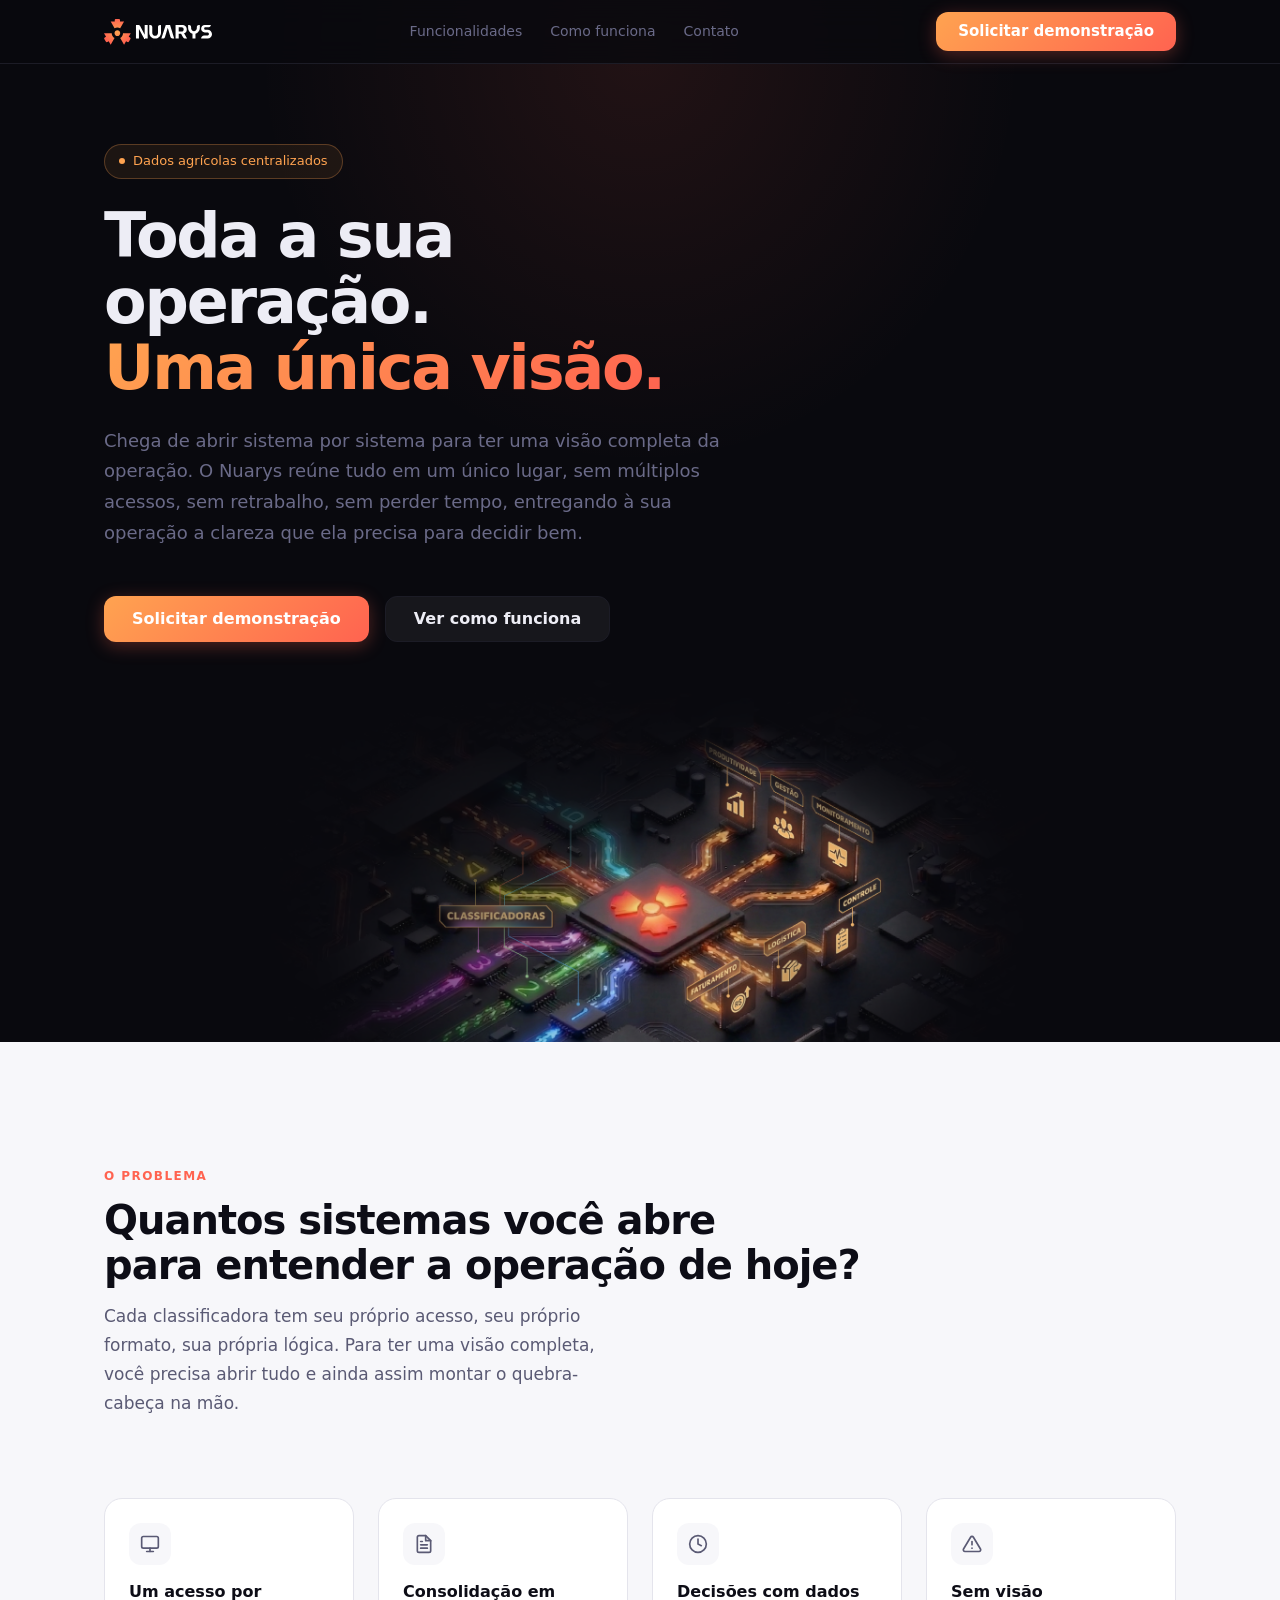
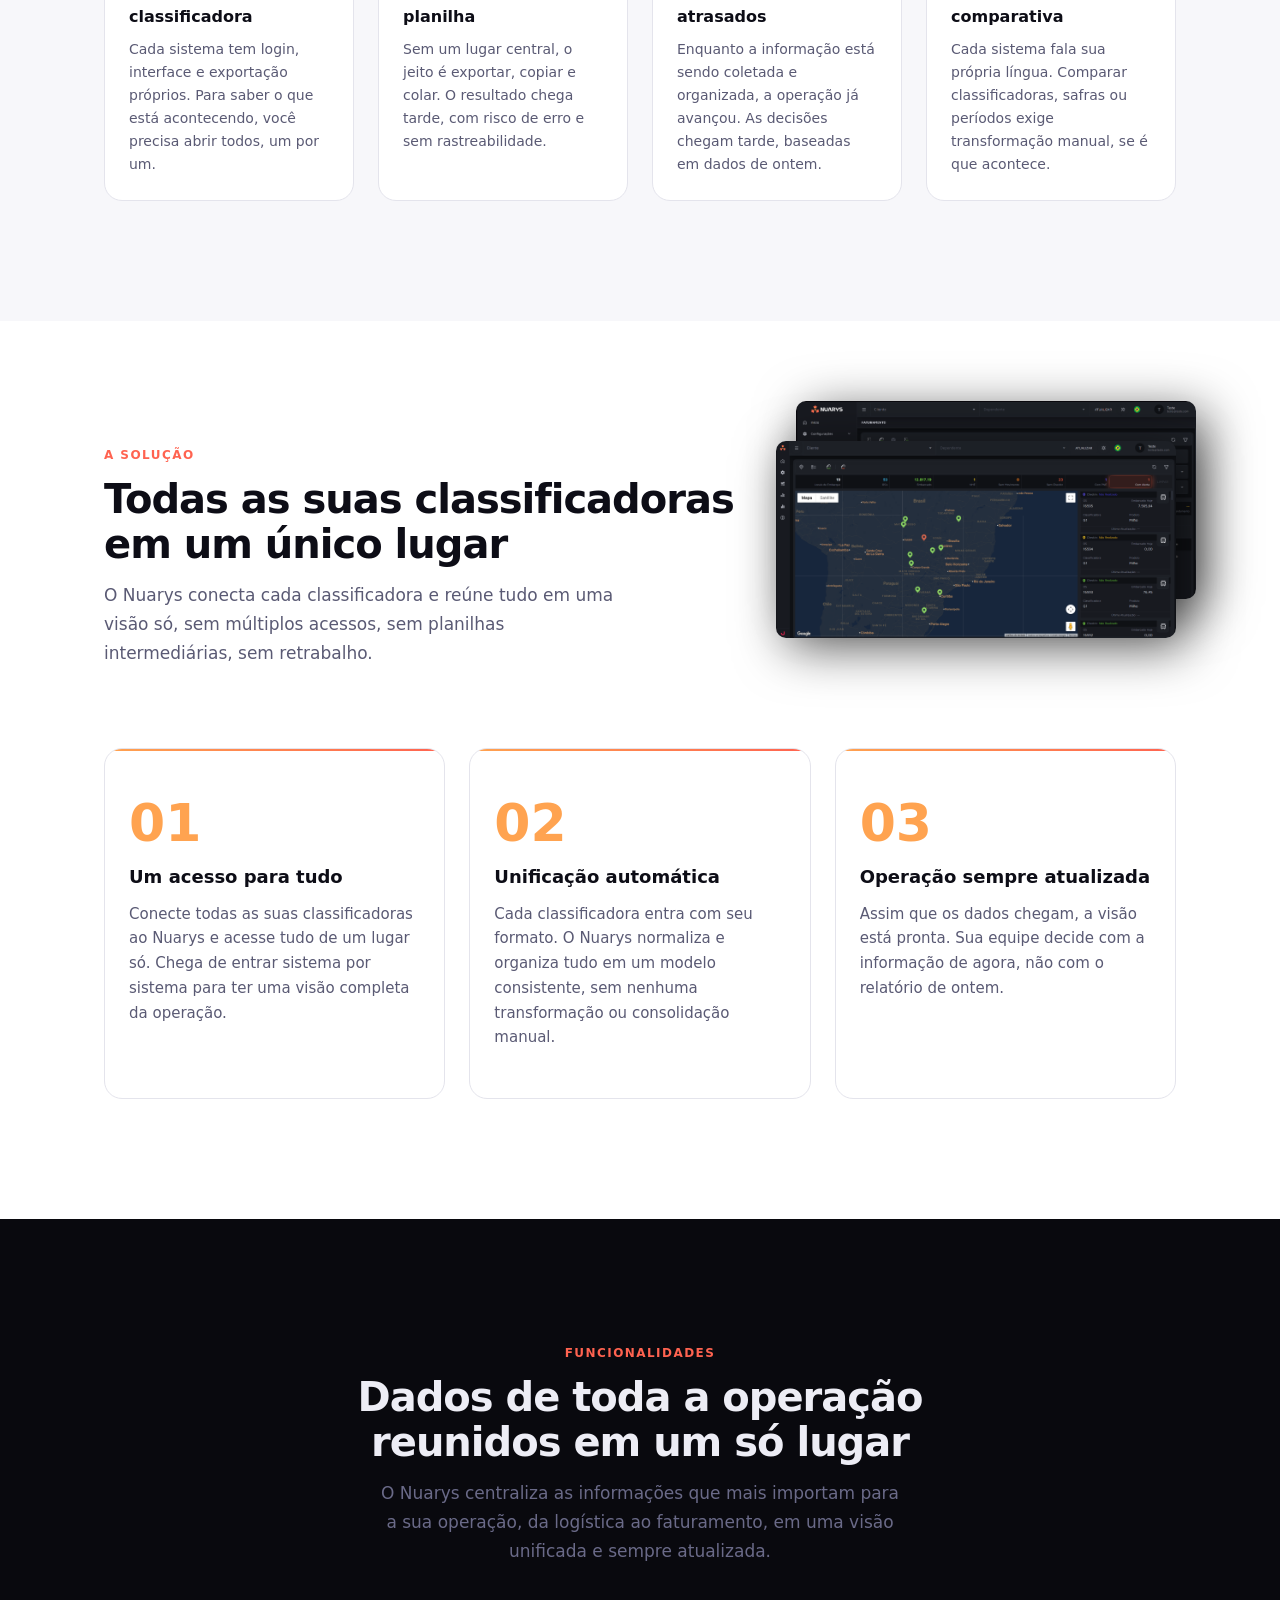
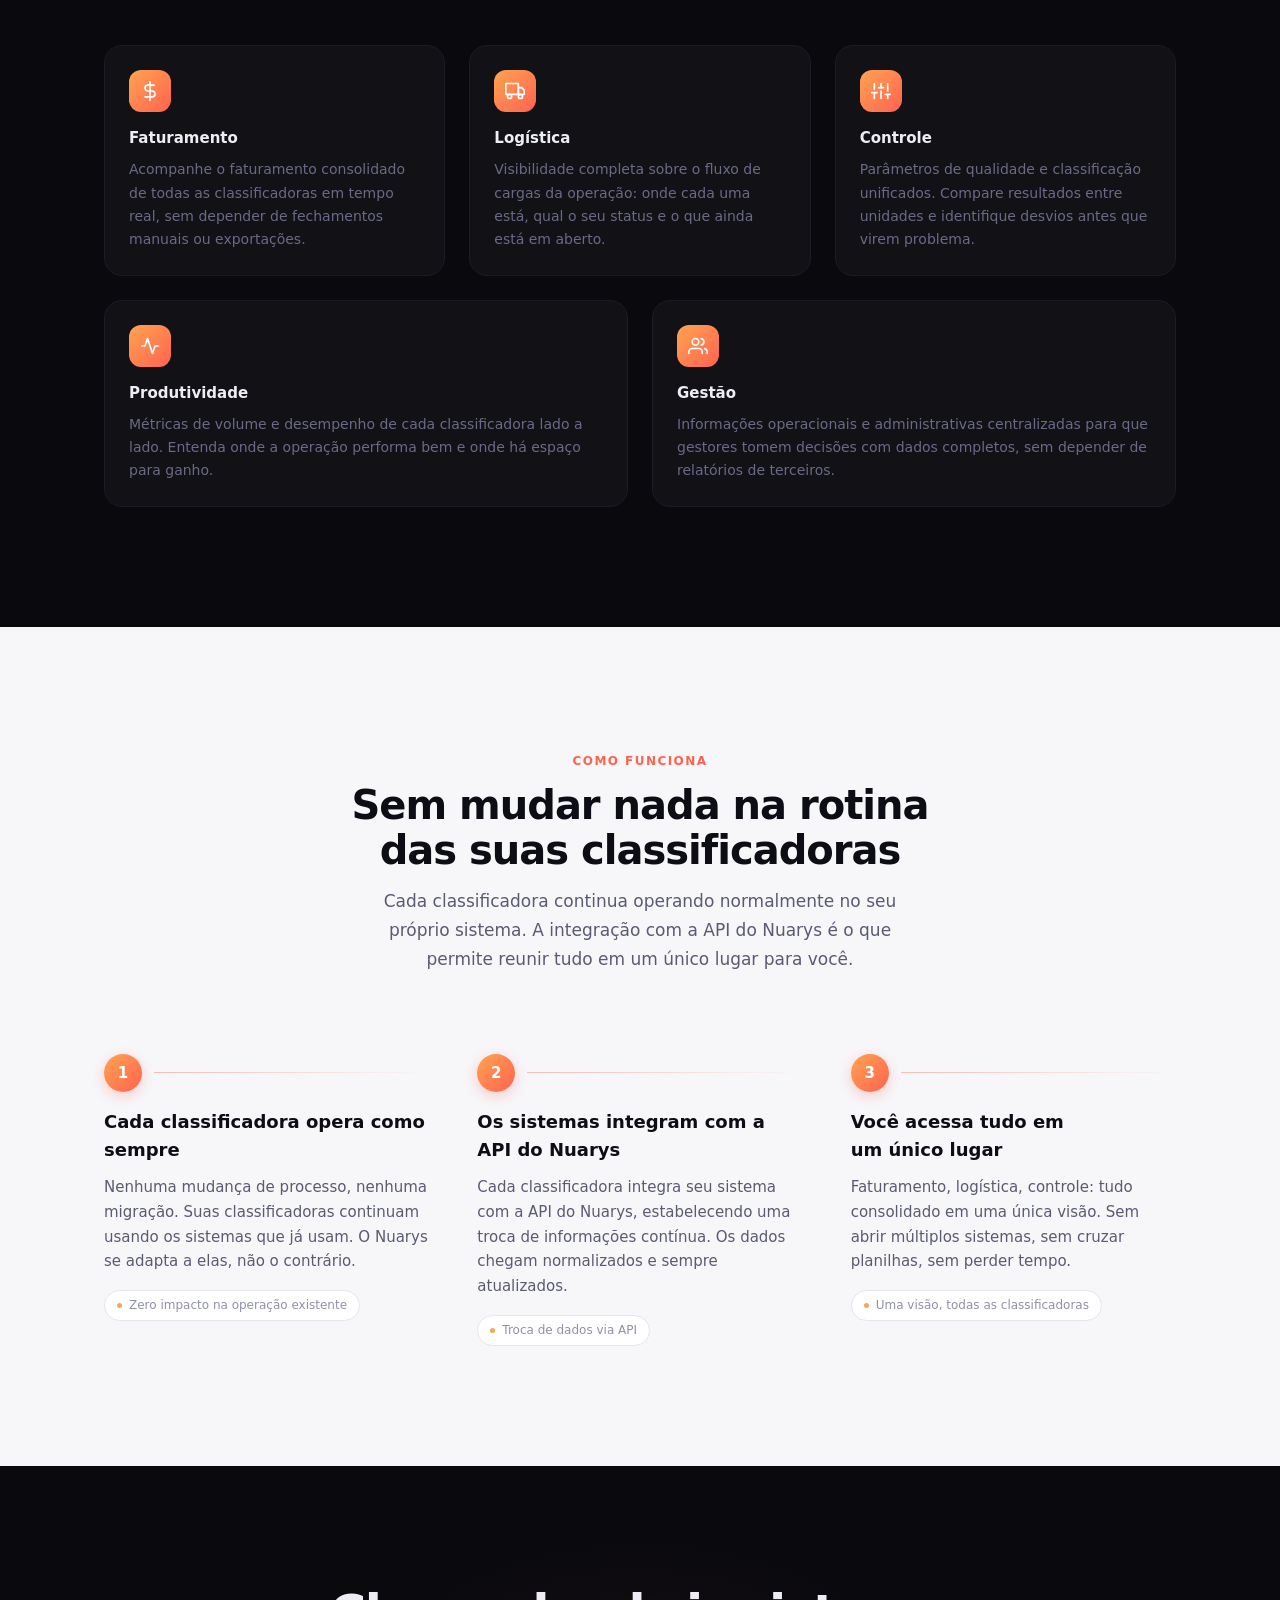
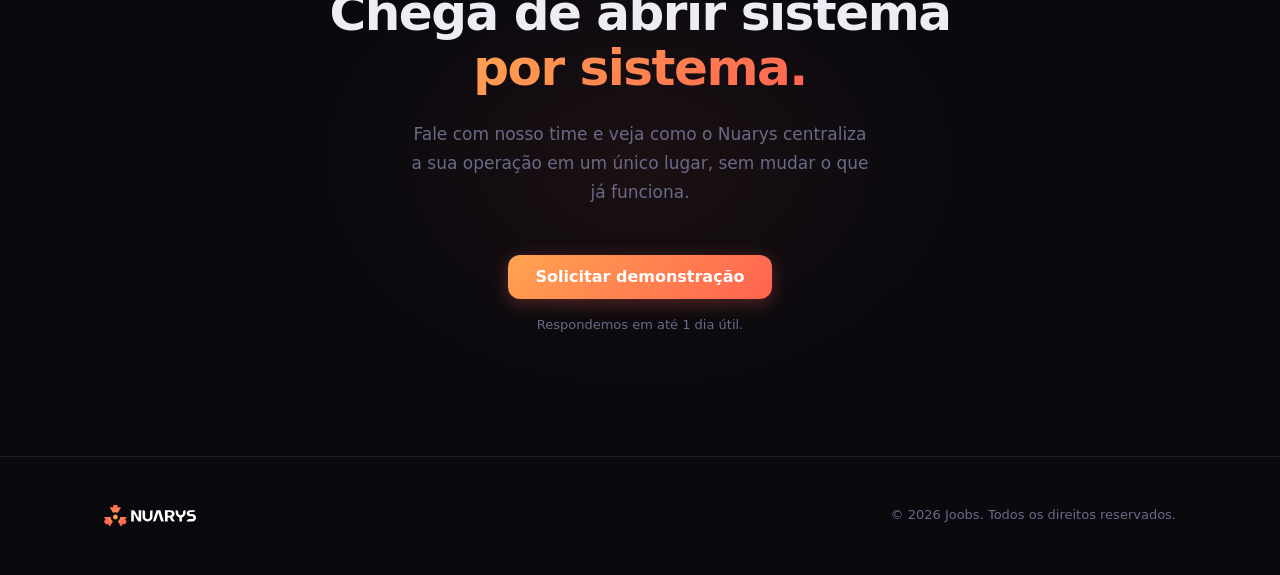
<file: index.html>
<!doctype html>
<html lang="pt-BR">
  <head>
    <meta charset="UTF-8" />
    <meta name="viewport" content="width=device-width, initial-scale=1.0" />
    <title>Nuarys — Centralize dados de classificadores agrícolas</title>
    <meta
      name="description"
      content="Nuarys centraliza, normaliza e organiza os dados de múltiplos classificadores agrícolas em uma única visão operacional."
    />
    <link rel="stylesheet" href="style.css" />
    <link rel="icon" href="assets/icon.svg" />
  </head>

  <body>
    <!-- Nav -->
    <nav class="site-nav" role="banner">
      <div class="container nav-inner">
        <a href="/" aria-label="Nuarys — Início" style="flex-shrink: 0">
          <img src="assets/logo-white.svg" alt="Nuarys" height="26" />
        </a>
        <div class="nav-links">
          <a href="#features-title">Funcionalidades</a>
          <a href="#como-funciona">Como funciona</a>
          <a href="#contato">Contato</a>
        </div>
        <a class="btn btn-primary" href="#contato" style="flex-shrink: 0"
          >Solicitar demonstração</a
        >
      </div>
    </nav>

    <!-- Hero -->
    <section class="hero" aria-labelledby="hero-title">
      <div class="hero-glow" aria-hidden="true"></div>
      <div class="container">
        <div class="hero-body">
          <div class="hero-badge" aria-hidden="true">
            <span class="badge-dot"></span>
            Dados agrícolas centralizados
          </div>
          <h1 id="hero-title">
            Toda a sua operação.<br />
            <span class="gradient-text">Uma única visão.</span>
          </h1>
          <p class="hero-sub">
            Chega de abrir sistema por sistema para ter uma visão completa da
            operação. O Nuarys reúne tudo em um único lugar, sem múltiplos
            acessos, sem retrabalho, sem perder tempo, entregando à sua operação
            a clareza que ela precisa para decidir bem.
          </p>
          <div class="hero-actions">
            <a class="btn btn-primary btn-lg" href="#contato"
              >Solicitar demonstração</a
            >
            <a class="btn btn-ghost btn-lg" href="#como-funciona"
              >Ver como funciona</a
            >
          </div>
        </div>
      </div>
      <img src="./assets/Background.png" alt="" class="hero-bg-img" />
    </section>

    <!-- Problem -->
    <section class="problem" aria-labelledby="problem-title">
      <div class="container">
        <header class="section-hd">
          <p class="eyebrow">O problema</p>
          <h2 class="section-title" id="problem-title">
            Quantos sistemas você abre<br />para entender a operação de hoje?
          </h2>
          <p class="section-sub">
            Cada classificadora tem seu próprio acesso, seu próprio formato, sua
            própria lógica. Para ter uma visão completa, você precisa abrir tudo
            e ainda assim montar o quebra-cabeça na mão.
          </p>
        </header>
        <div class="problem-grid">
          <article class="problem-card">
            <div class="problem-icon" aria-hidden="true">
              <svg
                width="20"
                height="20"
                viewBox="0 0 24 24"
                fill="none"
                stroke="currentColor"
                stroke-width="2"
                stroke-linecap="round"
                stroke-linejoin="round"
              >
                <rect x="2" y="3" width="20" height="14" rx="2" />
                <line x1="8" y1="21" x2="16" y2="21" />
                <line x1="12" y1="17" x2="12" y2="21" />
              </svg>
            </div>
            <h3>Um acesso por classificadora</h3>
            <p>
              Cada sistema tem login, interface e exportação próprios. Para
              saber o que está acontecendo, você precisa abrir todos, um por um.
            </p>
          </article>
          <article class="problem-card">
            <div class="problem-icon" aria-hidden="true">
              <svg
                width="20"
                height="20"
                viewBox="0 0 24 24"
                fill="none"
                stroke="currentColor"
                stroke-width="2"
                stroke-linecap="round"
                stroke-linejoin="round"
              >
                <path
                  d="M14 2H6a2 2 0 00-2 2v16a2 2 0 002 2h12a2 2 0 002-2V8z"
                />
                <polyline points="14 2 14 8 20 8" />
                <line x1="16" y1="13" x2="8" y2="13" />
                <line x1="16" y1="17" x2="8" y2="17" />
                <polyline points="10 9 9 9 8 9" />
              </svg>
            </div>
            <h3>Consolidação em planilha</h3>
            <p>
              Sem um lugar central, o jeito é exportar, copiar e colar. O
              resultado chega tarde, com risco de erro e sem rastreabilidade.
            </p>
          </article>
          <article class="problem-card">
            <div class="problem-icon" aria-hidden="true">
              <svg
                width="20"
                height="20"
                viewBox="0 0 24 24"
                fill="none"
                stroke="currentColor"
                stroke-width="2"
                stroke-linecap="round"
                stroke-linejoin="round"
              >
                <circle cx="12" cy="12" r="10" />
                <polyline points="12 6 12 12 16 14" />
              </svg>
            </div>
            <h3>Decisões com dados atrasados</h3>
            <p>
              Enquanto a informação está sendo coletada e organizada, a operação
              já avançou. As decisões chegam tarde, baseadas em dados de ontem.
            </p>
          </article>
          <article class="problem-card">
            <div class="problem-icon" aria-hidden="true">
              <svg
                width="20"
                height="20"
                viewBox="0 0 24 24"
                fill="none"
                stroke="currentColor"
                stroke-width="2"
                stroke-linecap="round"
                stroke-linejoin="round"
              >
                <path
                  d="M10.29 3.86L1.82 18a2 2 0 001.71 3h16.94a2 2 0 001.71-3L13.71 3.86a2 2 0 00-3.42 0z"
                />
                <line x1="12" y1="9" x2="12" y2="13" />
                <line x1="12" y1="17" x2="12.01" y2="17" />
              </svg>
            </div>
            <h3>Sem visão comparativa</h3>
            <p>
              Cada sistema fala sua própria língua. Comparar classificadoras,
              safras ou períodos exige transformação manual, se é que acontece.
            </p>
          </article>
        </div>
      </div>
    </section>

    <!-- Solution -->
    <section class="solution" aria-labelledby="solution-title">
      <div class="container">
        <header class="section-hd col">
          <div>
            <p class="eyebrow">A solução</p>
            <h2 class="section-title" id="solution-title">
              Todas as suas classificadoras<br />em um único lugar
            </h2>
            <p class="section-sub">
              O Nuarys conecta cada classificadora e reúne tudo em uma visão só,
              sem múltiplos acessos, sem planilhas intermediárias, sem
              retrabalho.
            </p>
          </div>
          <div class="solution-img">
            <img src="./assets/sys_01.png" alt="Solution" />
            <img src="./assets/sys_02.png" alt="Solution" />
          </div>
        </header>
        <div class="solution-grid">
          <div class="solution-card">
            <div class="sol-num">01</div>
            <h3>Um acesso para tudo</h3>
            <p>
              Conecte todas as suas classificadoras ao Nuarys e acesse tudo de
              um lugar só. Chega de entrar sistema por sistema para ter uma
              visão completa da operação.
            </p>
          </div>
          <div class="solution-card">
            <div class="sol-num">02</div>
            <h3>Unificação automática</h3>
            <p>
              Cada classificadora entra com seu formato. O Nuarys normaliza e
              organiza tudo em um modelo consistente, sem nenhuma transformação
              ou consolidação manual.
            </p>
          </div>
          <div class="solution-card">
            <div class="sol-num">03</div>
            <h3>Operação sempre atualizada</h3>
            <p>
              Assim que os dados chegam, a visão está pronta. Sua equipe decide
              com a informação de agora, não com o relatório de ontem.
            </p>
          </div>
        </div>
      </div>
    </section>

    <!-- Features -->
    <section class="features" aria-labelledby="features-title">
      <div class="container">
        <header class="section-hd center">
          <p class="eyebrow">Funcionalidades</p>
          <h2 class="section-title" id="features-title">
            Dados de toda a operação<br />reunidos em um só lugar
          </h2>
          <p class="section-sub">
            O Nuarys centraliza as informações que mais importam para a sua
            operação, da logística ao faturamento, em uma visão unificada e
            sempre atualizada.
          </p>
        </header>
        <div class="features-grid">
          <article class="feature-card">
            <div class="feature-icon" aria-hidden="true">
              <svg
                width="20"
                height="20"
                viewBox="0 0 24 24"
                fill="none"
                stroke="white"
                stroke-width="2"
                stroke-linecap="round"
                stroke-linejoin="round"
              >
                <line x1="12" y1="1" x2="12" y2="23" />
                <path d="M17 5H9.5a3.5 3.5 0 0 0 0 7h5a3.5 3.5 0 0 1 0 7H6" />
              </svg>
            </div>
            <h3>Faturamento</h3>
            <p>
              Acompanhe o faturamento consolidado de todas as classificadoras em
              tempo real, sem depender de fechamentos manuais ou exportações.
            </p>
          </article>
          <article class="feature-card">
            <div class="feature-icon" aria-hidden="true">
              <svg
                width="20"
                height="20"
                viewBox="0 0 24 24"
                fill="none"
                stroke="white"
                stroke-width="2"
                stroke-linecap="round"
                stroke-linejoin="round"
              >
                <rect x="1" y="3" width="15" height="13" />
                <polygon points="16 8 20 8 23 11 23 16 16 16 16 8" />
                <circle cx="5.5" cy="18.5" r="2.5" />
                <circle cx="18.5" cy="18.5" r="2.5" />
              </svg>
            </div>
            <h3>Logística</h3>
            <p>
              Visibilidade completa sobre o fluxo de cargas da operação: onde
              cada uma está, qual o seu status e o que ainda está em aberto.
            </p>
          </article>
          <article class="feature-card">
            <div class="feature-icon" aria-hidden="true">
              <svg
                width="20"
                height="20"
                viewBox="0 0 24 24"
                fill="none"
                stroke="white"
                stroke-width="2"
                stroke-linecap="round"
                stroke-linejoin="round"
              >
                <line x1="4" y1="21" x2="4" y2="14" />
                <line x1="4" y1="10" x2="4" y2="3" />
                <line x1="12" y1="21" x2="12" y2="12" />
                <line x1="12" y1="8" x2="12" y2="3" />
                <line x1="20" y1="21" x2="20" y2="16" />
                <line x1="20" y1="12" x2="20" y2="3" />
                <line x1="1" y1="14" x2="7" y2="14" />
                <line x1="9" y1="8" x2="15" y2="8" />
                <line x1="17" y1="16" x2="23" y2="16" />
              </svg>
            </div>
            <h3>Controle</h3>
            <p>
              Parâmetros de qualidade e classificação unificados. Compare
              resultados entre unidades e identifique desvios antes que virem
              problema.
            </p>
          </article>
          <article class="feature-card">
            <div class="feature-icon" aria-hidden="true">
              <svg
                width="20"
                height="20"
                viewBox="0 0 24 24"
                fill="none"
                stroke="white"
                stroke-width="2"
                stroke-linecap="round"
                stroke-linejoin="round"
              >
                <polyline points="22 12 18 12 15 21 9 3 6 12 2 12" />
              </svg>
            </div>
            <h3>Produtividade</h3>
            <p>
              Métricas de volume e desempenho de cada classificadora lado a
              lado. Entenda onde a operação performa bem e onde há espaço para
              ganho.
            </p>
          </article>
          <article class="feature-card">
            <div class="feature-icon" aria-hidden="true">
              <svg
                width="20"
                height="20"
                viewBox="0 0 24 24"
                fill="none"
                stroke="white"
                stroke-width="2"
                stroke-linecap="round"
                stroke-linejoin="round"
              >
                <path d="M17 21v-2a4 4 0 0 0-4-4H5a4 4 0 0 0-4 4v2" />
                <circle cx="9" cy="7" r="4" />
                <path d="M23 21v-2a4 4 0 0 0-3-3.87" />
                <path d="M16 3.13a4 4 0 0 1 0 7.75" />
              </svg>
            </div>
            <h3>Gestão</h3>
            <p>
              Informações operacionais e administrativas centralizadas para que
              gestores tomem decisões com dados completos, sem depender de
              relatórios de terceiros.
            </p>
          </article>
        </div>
      </div>
    </section>

    <!-- How it works -->
    <section class="how" id="como-funciona" aria-labelledby="how-title">
      <div class="container">
        <header class="section-hd center">
          <p class="eyebrow">Como funciona</p>
          <h2 class="section-title" id="how-title">
            Sem mudar nada na rotina<br />das suas classificadoras
          </h2>
          <p class="section-sub">
            Cada classificadora continua operando normalmente no seu próprio
            sistema. A integração com a API do Nuarys é o que permite reunir
            tudo em um único lugar para você.
          </p>
        </header>
        <div class="steps">
          <div class="step">
            <div class="step-hd">
              <div class="step-num">1</div>
              <div class="step-line"></div>
            </div>
            <h3>Cada classificadora opera como sempre</h3>
            <p>
              Nenhuma mudança de processo, nenhuma migração. Suas
              classificadoras continuam usando os sistemas que já usam. O Nuarys
              se adapta a elas, não o contrário.
            </p>
            <span class="step-tag">Zero impacto na operação existente</span>
          </div>
          <div class="step">
            <div class="step-hd">
              <div class="step-num">2</div>
              <div class="step-line"></div>
            </div>
            <h3>Os sistemas integram com a API do Nuarys</h3>
            <p>
              Cada classificadora integra seu sistema com a API do Nuarys,
              estabelecendo uma troca de informações contínua. Os dados chegam
              normalizados e sempre atualizados.
            </p>
            <span class="step-tag">Troca de dados via API</span>
          </div>
          <div class="step">
            <div class="step-hd">
              <div class="step-num">3</div>
              <div class="step-line"></div>
            </div>
            <h3>
              Você acessa tudo em
              <span class="force-break">um único lugar</span>
            </h3>
            <p>
              Faturamento, logística, controle: tudo consolidado em uma única
              visão. Sem abrir múltiplos sistemas, sem cruzar planilhas, sem
              perder tempo.
            </p>
            <span class="step-tag">Uma visão, todas as classificadoras</span>
          </div>
        </div>
      </div>
    </section>

    <!-- Final CTA -->
    <section class="cta" id="contato" aria-labelledby="cta-title">
      <div class="cta-glow" aria-hidden="true"></div>
      <div class="container">
        <h2 id="cta-title">
          Chega de abrir sistema<br />
          <span class="gradient-text">por sistema.</span>
        </h2>
        <p class="cta-body">
          Fale com nosso time e veja como o Nuarys centraliza a sua operação em
          um único lugar, sem mudar o que já funciona.
        </p>
        <div class="cta-actions">
          <a
            class="btn btn-primary btn-lg"
            href="https://api.whatsapp.com/send?phone=554391787953&text=Olá%2C%20vim%20pelo%20site%20e%20gostaria%20de%20entender%20melhor%20como%20a%20plataforma%20pode%20atender%20à%20minha%20operação.%20Podemos%20agendar%20uma%20demonstração%3F"
            target="_blank"
            rel="noopener noreferrer"
          >
            Solicitar demonstração
          </a>
        </div>
        <p class="cta-note">Respondemos em até 1 dia útil.</p>
      </div>
    </section>

    <!-- Footer -->
    <footer role="contentinfo">
      <div class="container footer-inner">
        <a href="#" aria-label="Nuarys — Início">
          <img src="assets/logo-white.svg" alt="Nuarys" height="22" />
        </a>
        <p class="footer-copy">© 2026 Joobs. Todos os direitos reservados.</p>
      </div>
    </footer>
  </body>
</html>
</file>
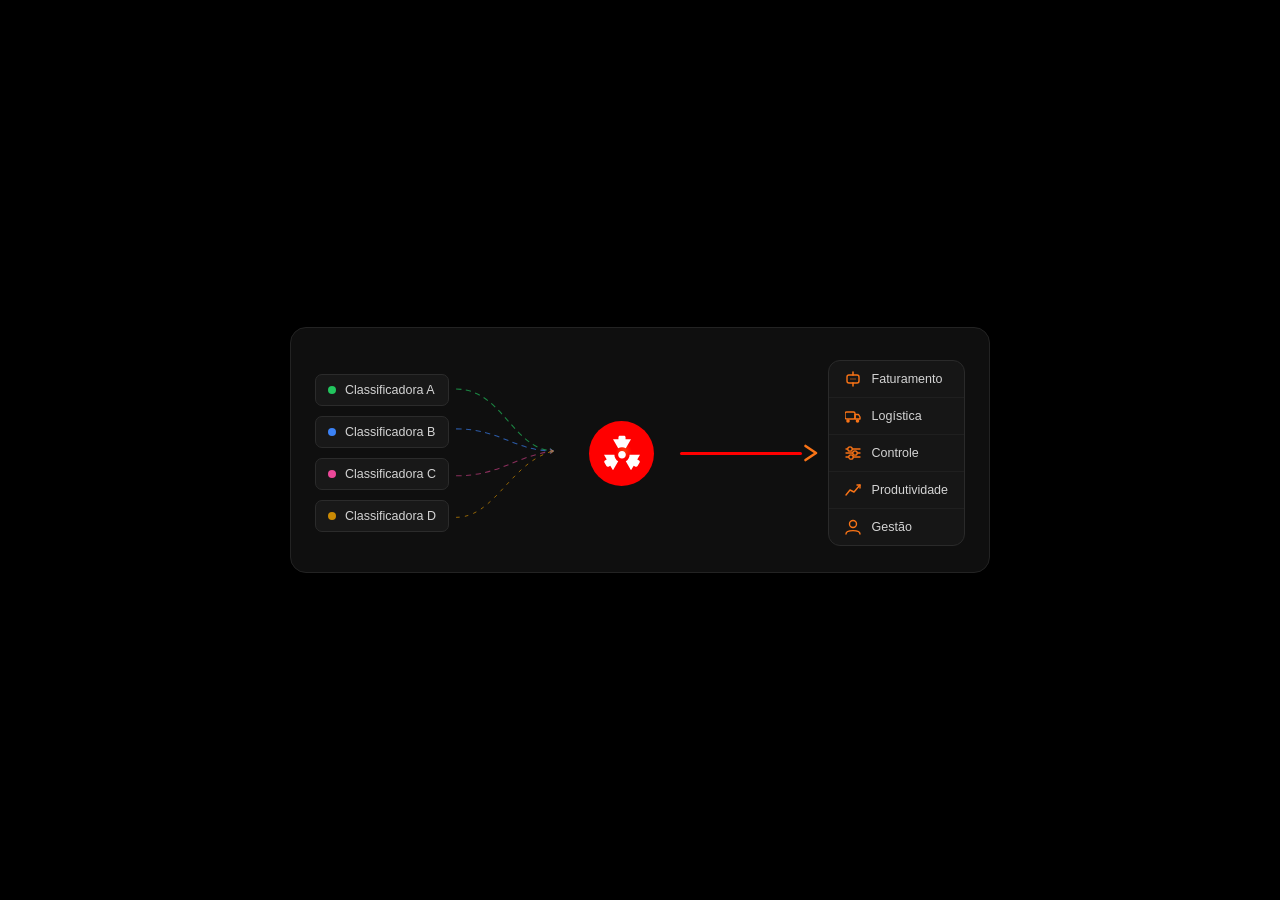
<file: nuarys-infografico.html>
<!DOCTYPE html>
<html lang="pt-BR">

<head>
  <meta charset="UTF-8">
  <meta name="viewport" content="width=device-width, initial-scale=1.0">
  <title>Nuarys — Infográfico</title>
  <style>
    *,
    *::before,
    *::after {
      box-sizing: border-box;
      margin: 0;
      padding: 0;
    }

    body {
      background: #000;
      display: flex;
      align-items: center;
      justify-content: center;
      min-height: 100vh;
      padding: 32px 16px;
      font-family: -apple-system, BlinkMacSystemFont, 'Segoe UI', sans-serif;
    }

    /* ── Animações ── */
    @keyframes dash-flow {
      to {
        stroke-dashoffset: -22;
      }
    }

    @keyframes pulse-glow {

      0%,
      100% {
        opacity: .2
      }

      50% {
        opacity: .45
      }
    }

    @keyframes fade-in {
      from {
        opacity: 0
      }

      to {
        opacity: 1
      }
    }

    /* ── Wrapper ── */
    .wrap {
      background: #0f0f0f;
      border: 1px solid #232323;
      border-radius: 16px;
      padding: 32px 24px 26px;
      max-width: 700px;
      animation: fade-in .2s ease both;
      width: 100%;
    }

    /* ── Shared ── */
    .clf {
      display: flex;
      align-items: center;
      gap: 9px;
      background: #181818;
      border: .8px solid #2b2b2b;
      border-radius: 7px;
      padding: 8px 12px;
    }

    .clf-dot {
      width: 8px;
      height: 8px;
      border-radius: 50%;
      flex-shrink: 0;
    }

    .clf-label {
      font-size: 12.5px;
      color: #d4d4d4;
      font-weight: 500;
      white-space: nowrap;
    }

    .dim {
      opacity: .45;
    }

    .dim .clf-label {
      color: #666;
      font-weight: 400;
    }

    .out-card {
      background: #161616;
      border: .8px solid #2a2a2a;
      border-radius: 12px;
      overflow: hidden;
    }

    .mod {
      display: flex;
      align-items: center;
      gap: 11px;
      padding: 10px 16px;
      border-bottom: .7px solid #1f1f1f;
    }

    .mod:last-child {
      border-bottom: none;
    }

    .mod-label {
      font-size: 12.5px;
      color: #d4d4d4;
      font-weight: 500;
    }

    /* ── SVG animations ── */
    .flow-a {
      animation: dash-flow 1.4s linear infinite;
    }

    .flow-b {
      animation: dash-flow 1.7s linear infinite .15s;
    }

    .flow-c {
      animation: dash-flow 1.9s linear infinite .35s;
    }

    .flow-d {
      animation: dash-flow 2.3s linear infinite .6s;
    }

    .glow-ring {
      animation: pulse-glow 2.6s ease-in-out infinite;
    }

    .layout-h {
      display: flex;
      align-items: center;
      width: 100%;
      gap: 0;
    }

    .h-left {
      display: flex;
      flex-direction: column;
      gap: 10px;
      flex-shrink: 0;
    }

    .h-mid {
      display: flex;
      align-items: center;
      justify-content: space-between;
      min-width: 0;
      gap: 16px;
      margin-right: 8px;
      flex: 1;
    }

    .h-mid .arrows {
      width: 115px;
      flex-shrink: 0;
    }

    .h-mid .nuarys-icon {
      background: red;
      height: 65px;
      width: 65px;
      display: flex;
      justify-content: center;
      align-items: center;
      border-radius: 100%;
      flex-shrink: 0;
    }

    .h-mid .arrow-right {
      width: 100%;
      max-width: 140px;
      display: flex;
      align-items: center;
      justify-content: center;
    }

    .h-mid .arrow-right .line {
      width: 100%;
      height: 3px;
      background: red;
      display: block;
      border-radius: 100px;
    }

    .h-right {
      flex-shrink: 0;
    }

    @media (max-width: 600px) {
      .wrap {
        display: none;
      }

    }
  </style>
</head>

<body>

  <!-- ── Ícones reutilizáveis ── -->
  <svg width="0" height="0" style="position:absolute">
    <defs>
      <symbol id="ico-fat" viewBox="0 0 16 16">
        <line x1="8" y1="1" x2="8" y2="4" stroke="#F97316" stroke-width="1.5" stroke-linecap="round" />
        <rect x="2" y="4" width="12" height="8" rx="2" stroke="#F97316" stroke-width="1.4" fill="none" />
        <line x1="8" y1="12" x2="8" y2="15" stroke="#F97316" stroke-width="1.5" stroke-linecap="round" />
        <line x1="5" y1="8" x2="11" y2="8" stroke="#F97316" stroke-width="1.1" opacity=".5" />
      </symbol>
      <symbol id="ico-log" viewBox="0 0 16 16">
        <rect x="0" y="4" width="10" height="7" rx="1.5" stroke="#F97316" stroke-width="1.4" fill="none" />
        <path d="M10 6.5 L13.5 6.5 L15 9 L15 11 L10 11 Z" stroke="#F97316" stroke-width="1.4" stroke-linejoin="round"
          fill="none" />
        <circle cx="3" cy="13" r="1.8" fill="#F97316" />
        <circle cx="12.5" cy="13" r="1.8" fill="#F97316" />
      </symbol>
      <symbol id="ico-ctrl" viewBox="0 0 16 16">
        <line x1="1" y1="4" x2="15" y2="4" stroke="#F97316" stroke-width="1.3" stroke-linecap="round" />
        <line x1="1" y1="8" x2="15" y2="8" stroke="#F97316" stroke-width="1.3" stroke-linecap="round" />
        <line x1="1" y1="12" x2="15" y2="12" stroke="#F97316" stroke-width="1.3" stroke-linecap="round" />
        <circle cx="5" cy="4" r="2.2" fill="#161616" stroke="#F97316" stroke-width="1.3" />
        <circle cx="10" cy="8" r="2.2" fill="#161616" stroke="#F97316" stroke-width="1.3" />
        <circle cx="6" cy="12" r="2.2" fill="#161616" stroke="#F97316" stroke-width="1.3" />
      </symbol>
      <symbol id="ico-prod" viewBox="0 0 16 16">
        <polyline points="1,13 5,8 9,10 15,3" stroke="#F97316" stroke-width="1.4" stroke-linecap="round"
          stroke-linejoin="round" fill="none" />
        <polyline points="12,3 15,3 15,6" stroke="#F97316" stroke-width="1.4" stroke-linecap="round"
          stroke-linejoin="round" fill="none" />
      </symbol>
      <symbol id="ico-gest" viewBox="0 0 16 16">
        <circle cx="8" cy="5" r="3.5" stroke="#F97316" stroke-width="1.4" fill="none" />
        <path d="M1 15 C1 10.5 15 10.5 15 15" stroke="#F97316" stroke-width="1.4" stroke-linecap="round" fill="none" />
      </symbol>
    </defs>
  </svg>

  <div class="wrap">
    <div class="layout-h">
      <div class="h-left">
        <div class="clf"><span class="clf-dot" style="background:#22c55e"></span><span class="clf-label">Classificadora
            A</span></div>
        <div class="clf"><span class="clf-dot" style="background:#3b82f6"></span><span class="clf-label">Classificadora
            B</span></div>
        <div class="clf"><span class="clf-dot" style="background:#ec4899"></span><span class="clf-label">Classificadora
            C</span></div>
        <div class="clf"><span class="clf-dot" style="background:#ca8a04"></span><span class="clf-label">Classificadora
            D</span></div>
      </div>

      <div class="h-mid">
        <div class="arrows">
          <svg height="160px" width="100%" viewBox="0 0 130 180" xmlns="http://www.w3.org/2000/svg" class="cor1">
            <defs>
              <marker id="arrH" viewBox="0 0 10 10" refX="8" refY="5" markerWidth="5" markerHeight="5" orient="auto">
                <path d="M2 1L8 5L2 9" fill="none" stroke="context-stroke" stroke-width="1.5" stroke-linecap="round"
                  stroke-linejoin="round" />
              </marker>
            </defs>
            <path class="flow-a" d="M8 20 C60 20 72 88 118 90" fill="none" stroke="#22c55e" stroke-width="1.2"
              stroke-dasharray="6 5" opacity=".65" marker-end="url(#arrH)" />
            <path class="flow-b" d="M8 65 C58 65 74 90 118 90" fill="none" stroke="#3b82f6" stroke-width="1.2"
              stroke-dasharray="6 5" opacity=".65" marker-end="url(#arrH)" />
            <path class="flow-c" d="M8 118 C58 118 74 96 118 90" fill="none" stroke="#ec4899" stroke-width="1.2"
              stroke-dasharray="6 5" opacity=".55" marker-end="url(#arrH)" />
            <path class="flow-d" d="M8 165 C52 165 70 102 118 90" fill="none" stroke="#ca8a04" stroke-width=".9"
              stroke-dasharray="4 6" opacity=".9" marker-end="url(#arrH)" />
          </svg>
        </div>

        <div class="nuarys-icon">
          <svg width="36" height="36" viewBox="0 0 200 200" fill="none" xmlns="http://www.w3.org/2000/svg">
            <defs>
              <radialGradient id="glowH" cx="50%" cy="50%" r="50%">
                <stop offset="0%" stop-color="#F97316" stop-opacity=".55" />
                <stop offset="100%" stop-color="#F97316" stop-opacity="0" />
              </radialGradient>
            </defs>
            <circle class="glow-ring" cx="110" cy="90" r="44" fill="url(#glowH)" />
            <path
              d="M88.83 3.54c-4.72 0-8.57 3.83-8.57 8.57v11.16H50.01l28.91 50.09c6.21-3.62 13.41-5.67 21.09-5.67s14.88 2.05 21.09 5.67l28.92-50.09h-30.27V12.11c0-4.74-3.84-8.57-8.57-8.57H88.83zM78.74 109.87c0 11.75 9.52 21.27 21.27 21.27s21.27-9.52 21.27-21.27-9.52-21.27-21.27-21.27-21.27 9.52-21.27 21.27zm63.46.01c0 15.6-8.49 29.24-21.1 36.52l28.92 50.07 15.11-26.19 9.68 5.57c4.11 2.37 9.34.97 11.71-3.14l11.18-19.33c2.37-4.11.95-9.36-3.15-11.71l-9.66-5.57 15.12-26.22h-57.8zm-142.2 0 15.14 26.22-9.68 5.57C1.36 144.02-.04 149.27 2.33 153.38l11.16 19.33c2.37 4.11 7.62 5.51 11.71 3.14l9.66-5.57 15.13 26.19 28.92-50.07C66.31 139.12 57.82 125.48 57.82 109.88H0z"
              fill="white" />
          </svg>
        </div>

        <div class="arrow-right">
          <span class="line"></span>
          <svg width="20" height="20" viewBox="0 0 10 10" xmlns="http://www.w3.org/2000/svg">
            <path d="M2 1L8 5L2 9" fill="none" stroke="#F97316" stroke-width="1.5" stroke-linecap="round"
              stroke-linejoin="round" />
          </svg>
        </div>
      </div>

      <div class="h-right">
        <div class="out-card">
          <div class="mod"><svg width="16" height="16">
              <use href="#ico-fat" />
            </svg><span class="mod-label">Faturamento</span></div>
          <div class="mod"><svg width="16" height="16">
              <use href="#ico-log" />
            </svg><span class="mod-label">Logística</span></div>
          <div class="mod"><svg width="16" height="16">
              <use href="#ico-ctrl" />
            </svg><span class="mod-label">Controle</span></div>
          <div class="mod"><svg width="16" height="16">
              <use href="#ico-prod" />
            </svg><span class="mod-label">Produtividade</span></div>
          <div class="mod"><svg width="16" height="16">
              <use href="#ico-gest" />
            </svg><span class="mod-label">Gestão</span></div>
        </div>
      </div>
    </div>
  </div>
</body>

</html>
</file>
<file: style.css>
/* ── Variables ───────────────────────────────────── */
:root {
  --brand-start: #ffa350;
  --brand-end: #ff6350;
  --gradient: linear-gradient(135deg, #ffa350 0%, #ff6350 100%);

  --bg-dark: #09090e;
  --bg-dark-2: #0f0f17;
  --bg-light: #f7f7fa;
  --bg-white: #ffffff;

  --border: #e4e4ec;
  --border-dark: #1c1c26;

  --text-primary: #0d0d16;
  --text-secondary: #5a5a74;
  --text-muted: #9090a8;
  --text-on-dark: #ededf5;
  --text-on-dark-muted: #6a6a88;

  --radius-md: 12px;
  --radius-lg: 18px;
  --radius-xl: 24px;

  --space-sm: 16px;
  --space-md: 24px;
  --space-lg: 48px;
  --space-xl: 80px;
  --space-2xl: 120px;

  --max-w: 1120px;
  --nav-h: 64px;
}

/* ── Reset ───────────────────────────────────────── */
*,
*::before,
*::after {
  box-sizing: border-box;
  margin: 0;
  padding: 0;
}

/* * {outline: 1px solid red;} */

html {
  scroll-behavior: smooth;
  -webkit-font-smoothing: antialiased;
  font-size: 16px;
}

body {
  font-family:
    -apple-system, BlinkMacSystemFont, "Segoe UI", system-ui, sans-serif;
  background: var(--bg-white);
  color: var(--text-primary);
  line-height: 1.6;
  overflow-x: hidden;
}

img,
svg {
  display: block;
  max-width: 100%;
}

a {
  text-decoration: none;
  color: inherit;
}

/* ── Layout ──────────────────────────────────────── */
.container {
  width: 100%;
  max-width: var(--max-w);
  margin: 0 auto;
  padding: 0 var(--space-md);
}

/* ── Typography ──────────────────────────────────── */
.gradient-text {
  background: var(--gradient);
  -webkit-background-clip: text;
  -webkit-text-fill-color: transparent;
  background-clip: text;
}

.eyebrow {
  display: inline-flex;
  align-items: center;
  gap: 8px;
  font-size: 12px;
  font-weight: 600;
  text-transform: uppercase;
  letter-spacing: 0.12em;
  color: var(--brand-end);
  margin-bottom: 12px;
}

.section-title {
  font-size: clamp(26px, 4vw, 40px);
  font-weight: 800;
  line-height: 1.12;
  letter-spacing: -0.025em;
  color: var(--text-primary);
  margin-bottom: 14px;
}

.section-sub {
  font-size: 17px;
  color: var(--text-secondary);
  line-height: 1.7;
  max-width: 520px;
}

.section-hd {
  margin-bottom: var(--space-xl);
}

.section-hd .solution-img {
  width: 400px;
  display: flex;
  position: relative;
  height: 197px;
}

.solution-img img {
  border-radius: 10px;
  box-shadow: 10px 10px 50px rgba(0, 0, 0, 0.6);
  z-index: 1;
  width: 100%;
  height: auto;
}

.solution-img img:nth-child(2) {
  position: absolute;
  z-index: 0;
  width: 100%;
  top: -40px;
  right: -20px;
}

.section-hd.col {
  display: flex;
  justify-content: space-between;
}

.section-hd.center {
  text-align: center;
}

.section-hd.center .section-sub {
  margin: 0 auto;
}

/* ── Buttons ─────────────────────────────────────── */
.btn {
  display: inline-flex;
  align-items: center;
  justify-content: center;
  gap: 8px;
  padding: 12px 22px;
  border-radius: var(--radius-md);
  font-size: 15px;
  font-weight: 600;
  line-height: 1;
  white-space: nowrap;
  transition:
    transform 0.15s,
    box-shadow 0.15s,
    background 0.15s;
}

.btn-primary {
  background: var(--gradient);
  color: #fff;
  box-shadow: 0 4px 18px rgba(255, 99, 80, 0.3);
}

.btn-primary:hover {
  transform: translateY(-1px);
  box-shadow: 0 6px 26px rgba(255, 99, 80, 0.42);
}

.btn-ghost {
  background: rgba(255, 255, 255, 0.06);
  color: var(--text-on-dark);
  border: 1px solid var(--border-dark);
}

.btn-ghost:hover {
  background: rgba(255, 255, 255, 0.1);
  border-color: rgba(255, 255, 255, 0.15);
}

.btn-lg {
  padding: 14px 28px;
  font-size: 16px;
}

/* ── Nav ─────────────────────────────────────────── */
.site-nav {
  position: fixed;
  inset: 0 0 auto 0;
  height: var(--nav-h);
  z-index: 100;
  background: rgba(9, 9, 14, 0.82);
  backdrop-filter: blur(14px);
  -webkit-backdrop-filter: blur(14px);
  border-bottom: 1px solid var(--border-dark);
}

.nav-inner {
  display: flex;
  align-items: center;
  justify-content: space-between;
  gap: var(--space-md);
  height: 100%;
}

.nav-logo img {
  height: 26px;
  width: auto;
  display: block;
}

.nav-links {
  display: flex;
  align-items: center;
  gap: 4px;
  flex: 1;
  justify-content: center;
}

.nav-links a {
  font-size: 14px;
  font-weight: 500;
  color: var(--text-on-dark-muted);
  padding: 6px 12px;
  border-radius: var(--radius-md);
  transition:
    color 0.15s,
    background 0.15s;
}

.nav-links a:hover {
  color: var(--text-on-dark);
  background: rgba(255, 255, 255, 0.06);
}

.nav-hamburger {
  display: none;
  flex-direction: column;
  gap: 5px;
  cursor: pointer;
  padding: 4px;
  background: none;
  border: none;
}

.nav-hamburger span {
  display: block;
  width: 22px;
  height: 2px;
  background: var(--text-on-dark-muted);
  border-radius: 2px;
  transition: background 0.15s;
}

.nav-hamburger:hover span {
  background: var(--text-on-dark);
}

/* ── Hero ────────────────────────────────────────── */
.hero {
  position: relative;
  background: var(--bg-dark);
  overflow: hidden;
  padding-block-start: calc(var(--nav-h) + var(--space-xl));
  padding-block-end: 400px;
}

.hero-bg-img {
  position: absolute;
  bottom: 0;
  left: 50%;
  transform: translateX(-50%);

  width: min(900px, 120vw);
  height: auto;

  z-index: 0;
  pointer-events: none;
}

/* .hero::before {
  content: "";
  position: absolute;
  inset: 0;
  background: url('./assets/Background.png') no-repeat center bottom;
  background-size: 1420px;
  opacity: 0.2;

  z-index: 0;
  pointer-events: none;
}

.hero>.container,
.hero>.hero-glow {
  z-index: 1;
} */

.hero-glow {
  position: absolute;
  top: -160px;
  left: 50%;
  transform: translateX(-50%);
  width: 900px;
  height: 700px;
  background: radial-gradient(
    ellipse at 50% 30%,
    rgba(255, 100, 80, 0.1) 0%,
    transparent 60%
  );
  pointer-events: none;
  z-index: 1;
}

.hero-body {
  position: relative;
  max-width: 620px;
  position: relative;
  z-index: 2;
}

.hero-badge {
  display: inline-flex;
  align-items: center;
  gap: 8px;
  padding: 6px 14px;
  border-radius: 100px;
  border: 1px solid rgba(255, 163, 80, 0.28);
  background: rgba(255, 163, 80, 0.08);
  color: var(--brand-start);
  font-size: 13px;
  font-weight: 500;
  margin-bottom: var(--space-md);
}

.badge-dot {
  width: 6px;
  height: 6px;
  border-radius: 50%;
  background: var(--brand-start);
  animation: pulse 2.2s ease-in-out infinite;
}

@keyframes pulse {
  0%,
  100% {
    opacity: 1;
  }

  50% {
    opacity: 0.35;
  }
}

.hero h1 {
  font-size: clamp(36px, 6vw, 62px);
  font-weight: 800;
  line-height: 1.07;
  letter-spacing: -0.035em;
  color: var(--text-on-dark);
  margin-bottom: var(--space-md);
}

.hero-sub {
  font-size: clamp(16px, 2vw, 18px);
  color: var(--text-on-dark-muted);
  line-height: 1.7;
  margin: 0 auto var(--space-lg);
}

.hero-actions {
  display: flex;
  gap: var(--space-sm);
  flex-wrap: wrap;
}

/* Hero diagram */
.hero-visual {
  position: relative;
  margin-top: var(--space-xl);
  max-width: 880px;
  margin-left: auto;
  margin-right: auto;
}

.hero-diagram {
  background: var(--bg-dark-2);
  border: 1px solid var(--border-dark);
  border-radius: var(--radius-xl);
  padding: var(--space-lg) var(--space-md);
  display: grid;
  grid-template-columns: auto auto auto auto auto;
  align-items: center;
  gap: 0;
  overflow: hidden;
  position: relative;
}

.hero-diagram::after {
  content: "";
  position: absolute;
  inset: 0;
  background: linear-gradient(180deg, transparent 55%, var(--bg-dark) 100%);
  pointer-events: none;
}

.diag-sources {
  display: flex;
  flex-direction: column;
  gap: 12px;
}

.diag-source {
  display: flex;
  align-items: center;
  gap: 10px;
  background: rgba(255, 255, 255, 0.03);
  border: 1px solid rgba(255, 255, 255, 0.07);
  border-radius: var(--radius-md);
  padding: 9px 13px;
  font-size: 13px;
  color: var(--text-on-dark-muted);
}

.diag-dot {
  width: 8px;
  height: 8px;
  border-radius: 50%;
  flex-shrink: 0;
}

.diag-lines {
  width: 120px;
  height: 210px;
  flex-shrink: 0;
}

.diag-hub {
  display: flex;
  flex-direction: column;
  align-items: center;
  gap: 10px;
  flex-shrink: 0;
  margin-top: 24px;
  width: 100px;
}

.hub-ring {
  width: 72px;
  height: 72px;
  border-radius: 20px;
  background: var(--gradient);
  display: flex;
  align-items: center;
  justify-content: center;
  box-shadow: 0 0 48px rgba(255, 99, 80, 0.35);
}

.hub-label {
  font-size: 11px;
  font-weight: 700;
  color: var(--brand-start);
  text-transform: uppercase;
  letter-spacing: 0.1em;
}

.diag-out {
  width: 120px;
  height: 210px;
  flex-shrink: 0;
}

.diag-dashboard {
  background: rgba(255, 255, 255, 0.03);
  border: 1px solid rgba(255, 255, 255, 0.07);
  border-radius: var(--radius-lg);
  padding: var(--space-md);
  min-width: 172px;
}

.diag-kpi-list {
  display: flex;
  flex-direction: column;
  gap: 10px;
}

.diag-kpi {
  display: flex;
  align-items: center;
  gap: 8px;
}

.diag-kpi-icon {
  width: 16px;
  height: 16px;
  flex-shrink: 0;
  color: var(--brand-start);
}

.diag-kpi-label {
  font-size: 12px;
  color: var(--text-on-dark-muted);
}

/* ── Problem ─────────────────────────────────────── */
.problem {
  background: var(--bg-light);
  padding: var(--space-2xl) 0;
}

.problem-grid {
  display: grid;
  grid-template-columns: repeat(auto-fit, minmax(230px, 1fr));
  gap: var(--space-md);
}

.problem-card {
  background: var(--bg-white);
  border: 1px solid var(--border);
  border-radius: var(--radius-lg);
  padding: var(--space-md);
  transition: all ease 0.3s;
}

.problem-card:hover {
  transform: translateY(-10px);
}

.problem-icon {
  width: 42px;
  height: 42px;
  border-radius: var(--radius-md);
  background: var(--bg-light);
  display: flex;
  align-items: center;
  justify-content: center;
  margin-bottom: 14px;
  color: var(--text-secondary);
}

.problem-card h3 {
  font-size: 16px;
  font-weight: 700;
  margin-bottom: 8px;
}

.problem-card p {
  font-size: 14px;
  color: var(--text-secondary);
  line-height: 1.65;
}

/* ── Solution ────────────────────────────────────── */
.solution {
  background: var(--bg-white);
  padding: var(--space-2xl) 0;
}

.solution-grid {
  display: grid;
  grid-template-columns: repeat(auto-fit, minmax(280px, 1fr));
  gap: var(--space-md);
}

.solution-card {
  border: 1px solid var(--border);
  border-radius: var(--radius-lg);
  padding: var(--space-lg) var(--space-md);
  position: relative;
  overflow: hidden;
  justify-content: stretch;
}

.solution-card::after {
  content: "";
  position: absolute;
  top: 0;
  left: 0;
  right: 0;
  height: 2px;
  background: var(--gradient);
  transition: all ease 0.3s;
  z-index: 0;
}

.solution-card:hover::after {
  height: 150px;
  z-index: 0;
}

.solution-card:hover .sol-num,
.solution-card:hover h3 {
  color: var(--bg-white) !important;
}

.sol-num {
  font-size: 52px;
  font-weight: 900;
  line-height: 1;
  color: var(--brand-start);
  margin-bottom: 14px;
  z-index: 1;
  position: relative;
}

.solution-card h3 {
  font-size: 18px;
  font-weight: 700;
  margin-bottom: 10px;
  z-index: 1;
  position: relative;
}

.solution-card p {
  font-size: 15px;
  color: var(--text-secondary);
  line-height: 1.65;
}

/* ── Features ────────────────────────────────────── */
.features {
  background: var(--bg-dark);
  padding: var(--space-2xl) 0;
}

.features .section-title {
  color: var(--text-on-dark);
}

.features .section-sub {
  color: var(--text-on-dark-muted);
}

.features-grid {
  display: grid;
  grid-template-columns: repeat(6, 1fr);
  gap: var(--space-md);
}

.feature-card {
  grid-column: span 2;
  background: rgba(255, 255, 255, 0.03);
  border: 1px solid var(--border-dark);
  border-radius: var(--radius-lg);
  padding: var(--space-md);
  transition:
    border-color 0.2s,
    box-shadow 0.2s,
    transform 0.2s;
}

.feature-card:nth-last-child(-n + 2) {
  grid-column: span 3;
}

.feature-card:hover {
  border-color: rgba(255, 163, 80, 0.28);
  box-shadow: 0 12px 40px rgba(255, 163, 80, 0.15);
  transform: translateY(-2px);
}

.feature-icon {
  width: 42px;
  height: 42px;
  border-radius: var(--radius-md);
  background: var(--gradient);
  display: flex;
  align-items: center;
  justify-content: center;
  margin-bottom: 14px;
}

.feature-card h3 {
  font-size: 15px;
  font-weight: 700;
  color: var(--text-on-dark);
  margin-bottom: 8px;
}

.feature-card p {
  font-size: 14px;
  color: var(--text-on-dark-muted);
  line-height: 1.65;
}

/* ── How it works ────────────────────────────────── */
.how {
  background: var(--bg-light);
  padding: var(--space-2xl) 0;
}

.steps {
  display: grid;
  grid-template-columns: repeat(3, 1fr);
  gap: var(--space-lg);
}

.step-hd {
  display: flex;
  align-items: center;
  gap: 12px;
  margin-bottom: var(--space-sm);
}

.step-num {
  width: 38px;
  height: 38px;
  border-radius: 50%;
  background: var(--gradient);
  color: #fff;
  font-weight: 800;
  font-size: 15px;
  display: flex;
  align-items: center;
  justify-content: center;
  flex-shrink: 0;
  box-shadow: 0 4px 14px rgba(255, 99, 80, 0.3);
}

.step-line {
  flex: 1;
  height: 1px;
  background: linear-gradient(90deg, rgba(255, 99, 80, 0.4), transparent);
}

.step h3 {
  font-size: 18px;
  font-weight: 700;
  margin-bottom: 10px;
}

.step p {
  font-size: 15px;
  color: var(--text-secondary);
  line-height: 1.65;
  margin-bottom: var(--space-sm);
}

.step-tag {
  display: inline-flex;
  align-items: center;
  gap: 7px;
  background: var(--bg-white);
  border: 1px solid var(--border);
  border-radius: 100px;
  padding: 5px 12px;
  font-size: 12px;
  color: var(--text-muted);
}

.step-tag::before {
  content: "";
  width: 5px;
  height: 5px;
  border-radius: 50%;
  background: var(--brand-start);
}

/* ── Final CTA ───────────────────────────────────── */
.cta {
  background: var(--bg-dark);
  padding: var(--space-2xl) 0;
  text-align: center;
  position: relative;
  overflow: hidden;
}

.cta-glow {
  position: absolute;
  top: 50%;
  left: 50%;
  transform: translate(-50%, -50%);
  width: 700px;
  height: 500px;
  background: radial-gradient(
    ellipse,
    rgba(255, 99, 80, 0.08) 0%,
    transparent 65%
  );
  pointer-events: none;
}

.cta h2 {
  font-size: clamp(30px, 5vw, 50px);
  font-weight: 800;
  line-height: 1.1;
  letter-spacing: -0.03em;
  color: var(--text-on-dark);
  margin-bottom: var(--space-md);
  position: relative;
}

.cta-body {
  font-size: 17px;
  color: var(--text-on-dark-muted);
  line-height: 1.7;
  max-width: 460px;
  margin: 0 auto var(--space-lg);
  position: relative;
}

.cta-actions {
  display: flex;
  align-items: center;
  justify-content: center;
  gap: var(--space-sm);
  flex-wrap: wrap;
  position: relative;
}

.cta-note {
  font-size: 13px;
  color: var(--text-on-dark-muted);
  margin-top: var(--space-sm);
  position: relative;
}

/* ── Footer ──────────────────────────────────────── */
footer {
  background: var(--bg-dark);
  border-top: 1px solid var(--border-dark);
  padding: var(--space-lg) 0;
}

.footer-inner {
  display: flex;
  align-items: center;
  justify-content: space-between;
  gap: var(--space-md);
  flex-wrap: wrap;
}

.footer-inner img {
  height: 22px;
  width: auto;
}

.footer-copy {
  font-size: 13px;
  color: var(--text-on-dark-muted);
}

.footer-links {
  display: flex;
  gap: var(--space-md);
}

.footer-links a {
  font-size: 13px;
  color: var(--text-on-dark-muted);
  transition: color 0.15s;
}

.footer-links a:hover {
  color: var(--text-on-dark);
}

/* ── Responsive ──────────────────────────────────── */
@media (min-width: 1025px) {
  .force-break {
    display: block;
  }
}

/* ── Laptops 1024px ─────────────────────────────── */
@media (width: 1024px) {
  .problem-grid {
    grid-template-columns: repeat(4, 1fr);
  }

  .solution-grid .solution-card:nth-child(3) {
    grid-column: auto;
  }

  .section-hd .solution-img {
    width: 320px;
    height: 197px;
    margin: 40px auto 0;
  }

  .solution-img img:nth-child(2) {
    top: -20px;
    right: -10px;
    width: 320px;
    height: 197px;
  }
}

/* ── Tablets ──────────────────────────────────────── */
@media (max-width: 860px) {
  .hero {
    padding-block-start: calc(var(--nav-h) + var(--space-lg));
    padding-block-end: 200px;
  }
  .section-hd .solution-img {
    width: 310px;
    height: 197px;
    margin: 40px auto 0;
  }

  .solution-img img:nth-child(2) {
    top: -20px;
    right: -10px;
    width: 310px;
    height: 197px;
  }

  .solution-grid .solution-card:nth-child(3) {
    grid-column: 1 / -1;
  }

  .hero-diagram {
    grid-template-columns: 1fr;
    gap: var(--space-md);
  }

  .section-hd.col {
    flex-direction: column;
    gap: 60px;
  }

  .solution-img {
    margin: 0 auto;
  }

  .diag-lines,
  .diag-out {
    display: none;
  }

  .diag-sources {
    flex-direction: row;
    flex-wrap: wrap;
  }

  .diag-hub {
    flex-direction: row;
  }

  .features-grid {
    grid-template-columns: repeat(2, 1fr);
  }

  .feature-card,
  .feature-card:nth-last-child(-n + 2) {
    grid-column: span 1;
  }

  .feature-card:last-child {
    grid-column: span 2;
  }

  .steps {
    grid-template-columns: 1fr;
    gap: var(--space-lg);
  }

  .step-line {
    display: none;
  }
}

/* ── Smartphones ──────────────────────────────────── */

@media (max-width: 520px) {
  .hero {
    padding-block-start: calc(var(--nav-h) + var(--space-md));
    padding-block-end: 116px;
  }

  .site-nav .btn {
    padding: 10px 12px;
    font-size: 14px;
    text-align: center;
  }

  .section-hd.col {
    flex-direction: column;
  }

  .section-hd .solution-img {
    width: 310px;
    height: 197px;
    margin: 40px auto 0;
  }

  .solution-img img:nth-child(2) {
    top: -20px;
    right: -10px;
    width: 310px;
    height: 197px;
  }

  .hero-actions {
    flex-direction: column;
    width: 100%;
  }

  .hero-actions .btn {
    width: 100%;
  }

  .features-grid {
    grid-template-columns: 1fr;
  }

  .feature-card,
  .feature-card:last-child,
  .feature-card:nth-last-child(-n + 2) {
    grid-column: span 1;
  }

  .footer-inner {
    flex-direction: column;
    align-items: flex-start;
  }

  .nav-links {
    display: none;
  }

  .nav-hamburger {
    display: flex;
  }
}

@media (max-width: 320px) {
  .solution .solution-img {
    display: none;
  }
}
</file>
